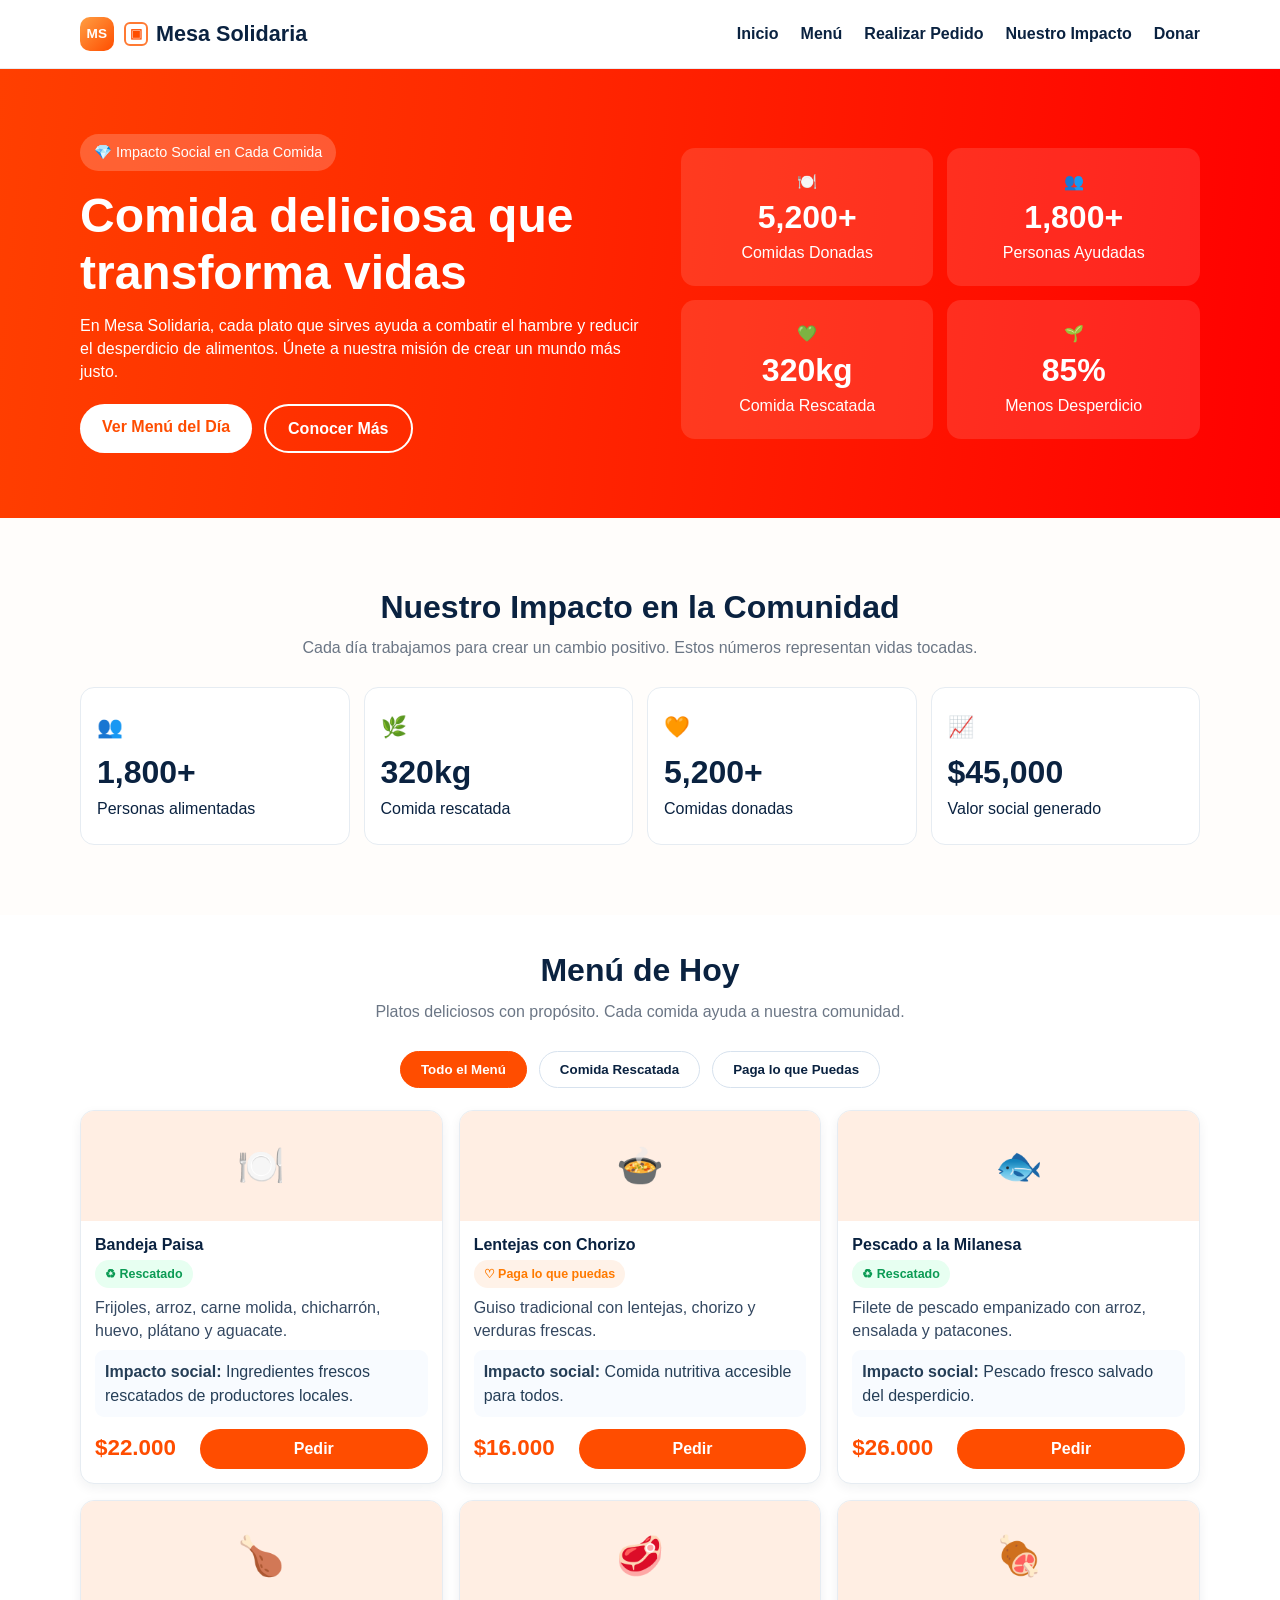
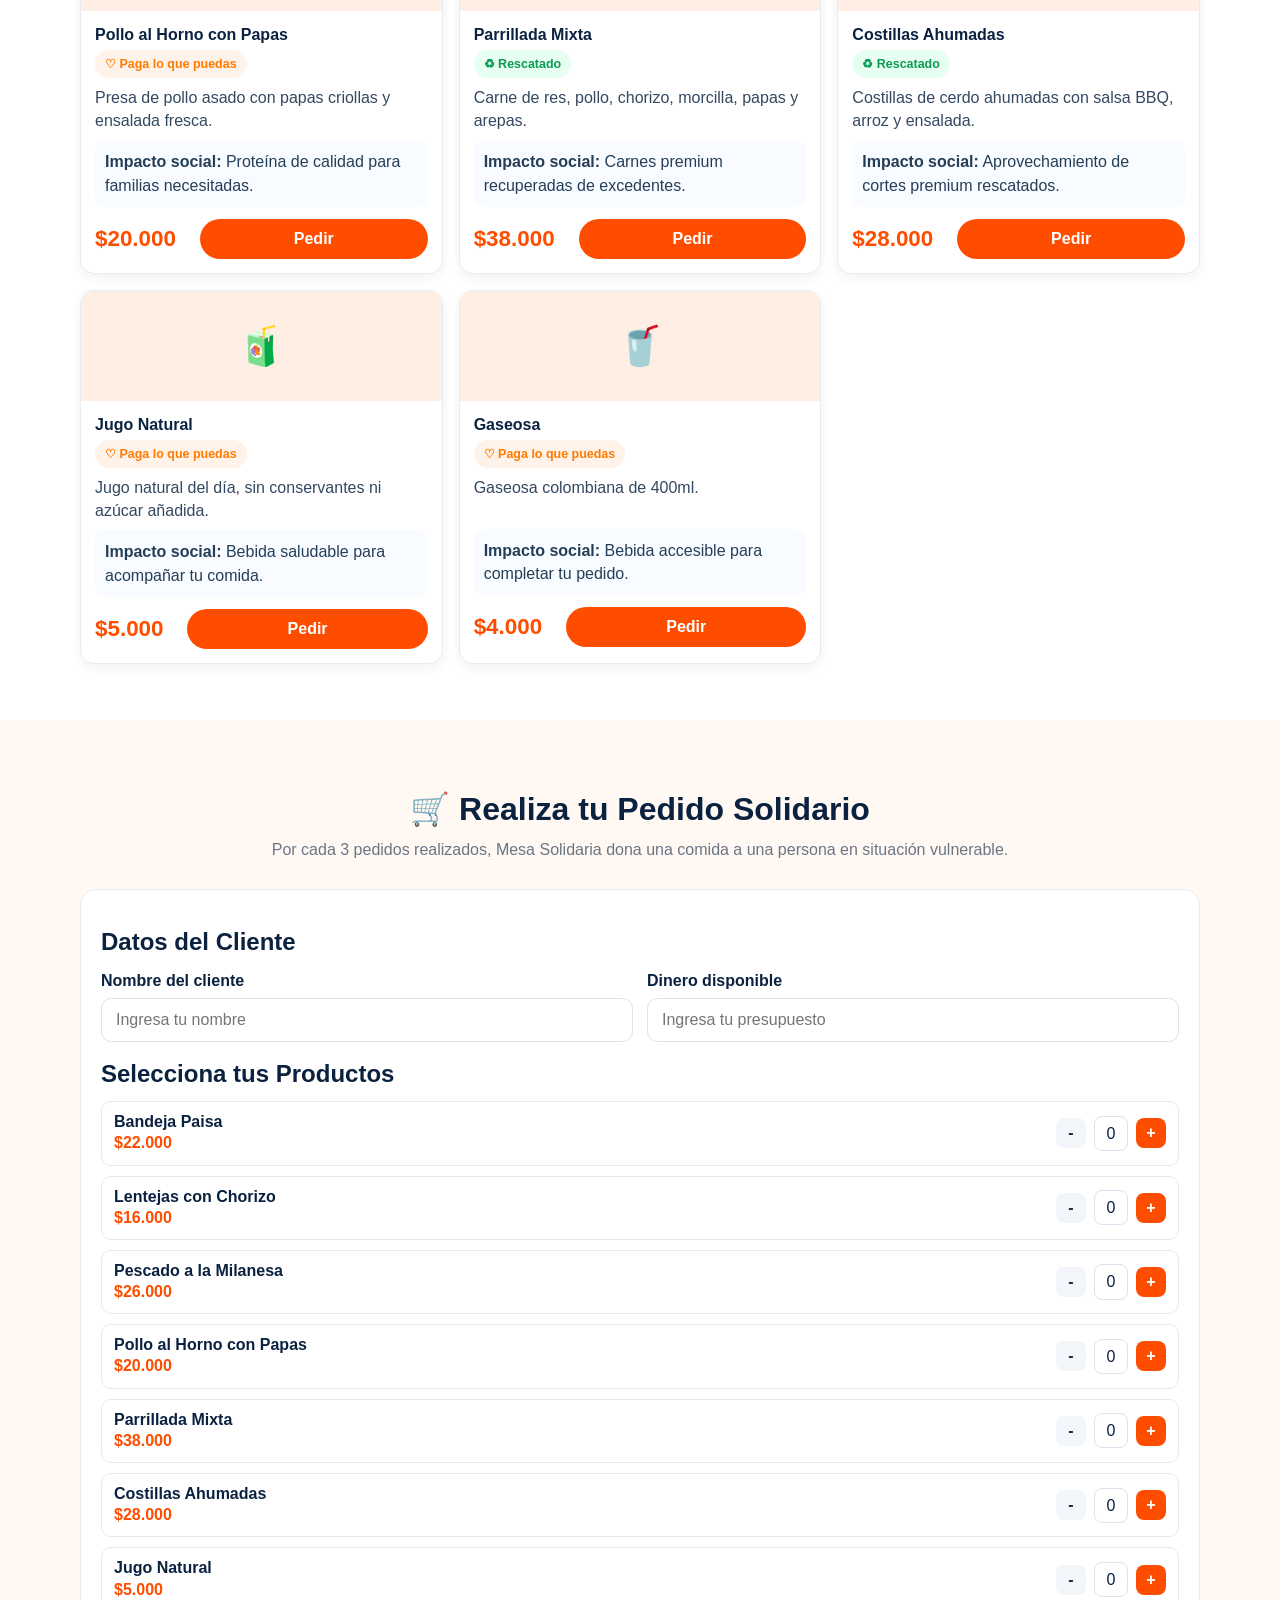
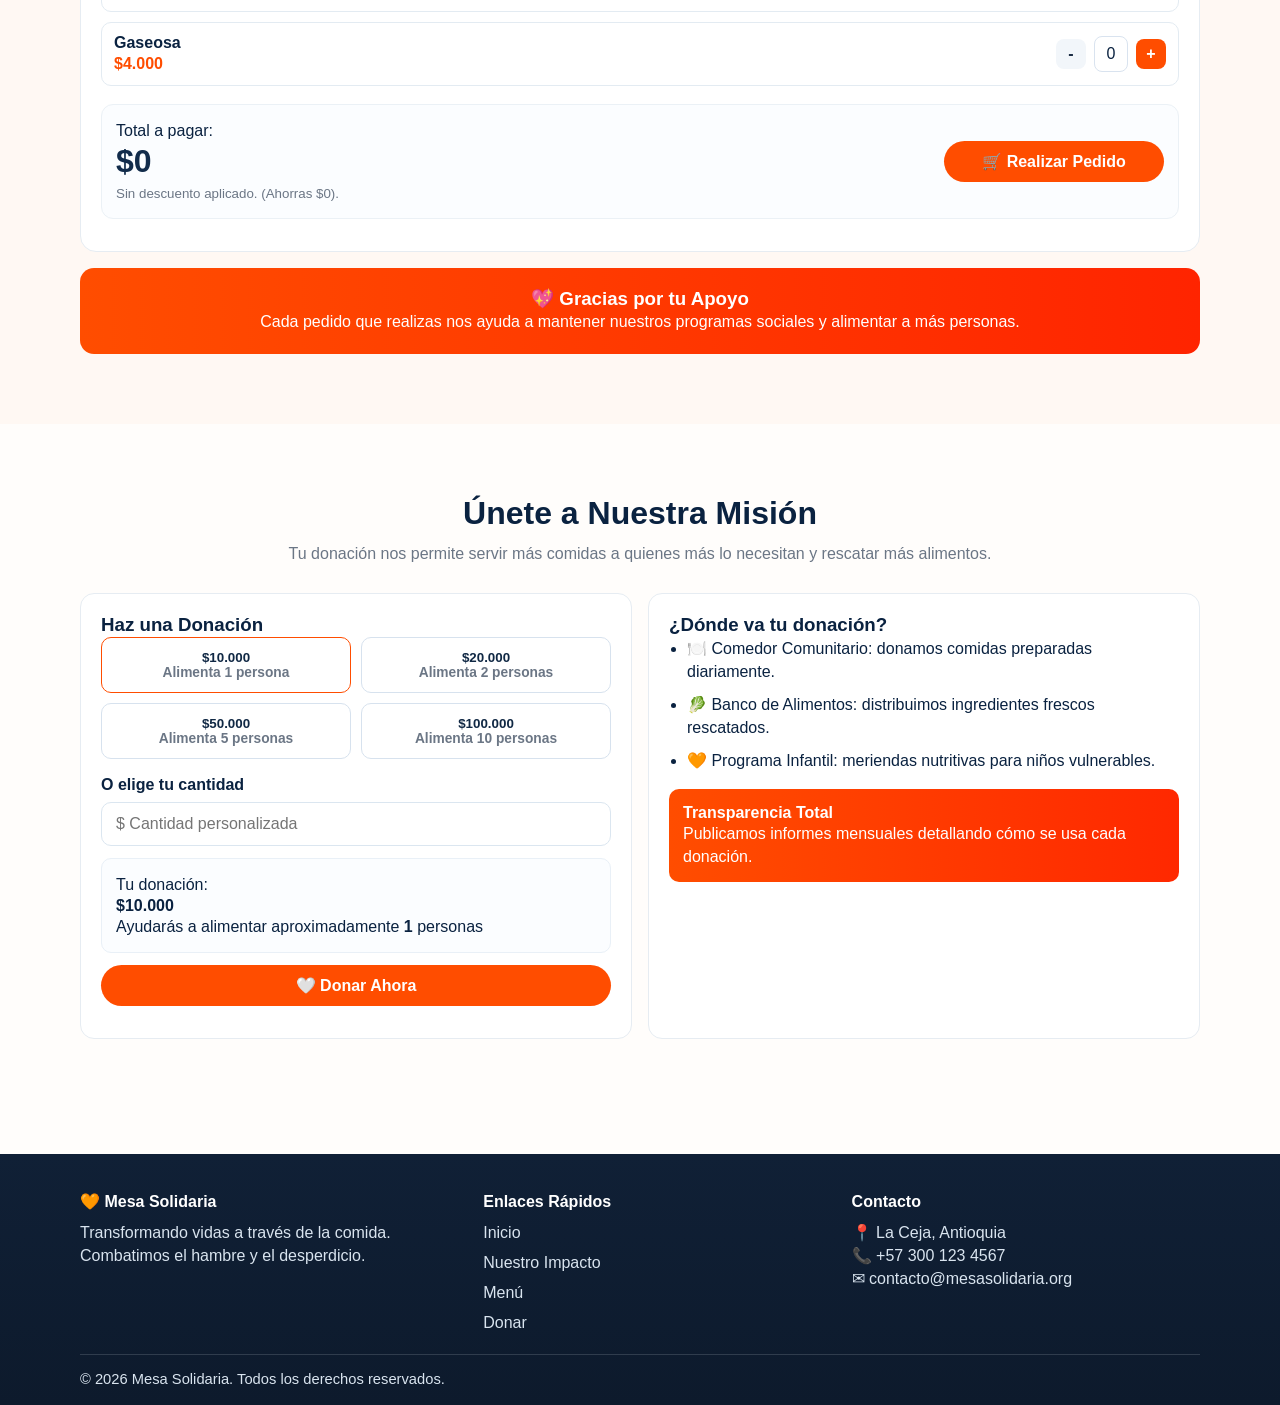
<file: index.html>
<!DOCTYPE html>
<html lang="es">
<head>
  <meta charset="UTF-8" />
  <meta name="viewport" content="width=device-width, initial-scale=1.0" />
  <title>Mesa Solidaria | Restaurante con Impacto Social</title>
  <link rel="icon" type="image/svg+xml" href="data:image/svg+xml,%3Csvg xmlns='http://www.w3.org/2000/svg' viewBox='0 0 64 64'%3E%3Cdefs%3E%3ClinearGradient id='g1' x1='0' y1='0' x2='1' y2='1'%3E%3Cstop offset='0%25' stop-color='%23ff9f43'/%3E%3Cstop offset='100%25' stop-color='%23ff4d00'/%3E%3C/linearGradient%3E%3C/defs%3E%3Crect x='4' y='4' width='56' height='56' rx='14' fill='url(%23g1)'/%3E%3Ccircle cx='32' cy='34' r='15' fill='none' stroke='%23ffffff' stroke-width='3.2'/%3E%3Cpath d='M22 26c5-6 15-7 20-2-7 2-11 5-14 11-3-2-5-5-6-9z' fill='%23ffffff'/%3E%3Ccircle cx='32' cy='34' r='2.5' fill='%23ffffff'/%3E%3C/svg%3E" />
  <link rel="stylesheet" href="EstilosRestauranteSocial.css" />
</head>
<body>
  <header class="header">
    <div class="container nav">
      <div class="brand-wrap">
        <div class="top-brand-icon" aria-hidden="true">MS</div>
        <div class="logo">
          <span class="logo-icon" aria-hidden="true">▣</span>
          <span>Mesa Solidaria</span>
        </div>
      </div>
      <nav class="menu-nav">
        <a href="#inicio">Inicio</a>
        <a href="#menu">Menú</a>
        <a href="#pedido">Realizar Pedido</a>
        <a href="#impacto">Nuestro Impacto</a>
        <a href="#donar">Donar</a>
      </nav>
    </div>
  </header>

  <main>
    <section id="inicio" class="hero">
      <div class="container hero-grid">
        <article class="hero-info">
          <span class="pill">💎 Impacto Social en Cada Comida</span>
          <h1>Comida deliciosa que transforma vidas</h1>
          <p>
            En Mesa Solidaria, cada plato que sirves ayuda a combatir el hambre y reducir
            el desperdicio de alimentos. Únete a nuestra misión de crear un mundo más justo.
          </p>
          <div class="hero-buttons">
            <a href="#menu" class="btn btn-white">Ver Menú del Día</a>
            <a href="#impacto" class="btn btn-outline-white">Conocer Más</a>
          </div>
        </article>

        <div class="hero-stats">
          <article class="stat-card">🍽️<h3 id="heroComidas">5,200+</h3><p>Comidas Donadas</p></article>
          <article class="stat-card">👥<h3 id="heroPersonas">1,800+</h3><p>Personas Ayudadas</p></article>
          <article class="stat-card">💚<h3 id="heroRescate">320kg</h3><p>Comida Rescatada</p></article>
          <article class="stat-card">🌱<h3 id="heroDesperdicio">85%</h3><p>Menos Desperdicio</p></article>
        </div>
      </div>
    </section>

    <section id="impacto" class="impact section">
      <div class="container">
        <h2>Nuestro Impacto en la Comunidad</h2>
        <p class="section-subtitle">
          Cada día trabajamos para crear un cambio positivo. Estos números representan vidas tocadas.
        </p>

        <div class="impact-grid">
          <article class="impact-card"><span>👥</span><h3 id="impactPersonas">1,800+</h3><p>Personas alimentadas</p></article>
          <article class="impact-card"><span>🌿</span><h3 id="impactKg">320kg</h3><p>Comida rescatada</p></article>
          <article class="impact-card"><span>🧡</span><h3 id="impactComidas">5,200+</h3><p>Comidas donadas</p></article>
          <article class="impact-card"><span>📈</span><h3 id="impactValor">$45,000</h3><p>Valor social generado</p></article>
        </div>
      </div>
    </section>

    <section id="menu" class="section menu-section">
      <div class="container">
        <h2>Menú de Hoy</h2>
        <p class="section-subtitle">Platos deliciosos con propósito. Cada comida ayuda a nuestra comunidad.</p>

        <div class="filters">
          <button class="filter-btn active" data-filter="todos">Todo el Menú</button>
          <button class="filter-btn" data-filter="rescatada">Comida Rescatada</button>
          <button class="filter-btn" data-filter="paga">Paga lo que Puedas</button>
        </div>

        <div id="menuCards" class="menu-grid"></div>
      </div>
    </section>

    <section id="pedido" class="section order-section">
      <div class="container">
        <h2>🛒 Realiza tu Pedido Solidario</h2>
        <p class="section-subtitle">
          Por cada 3 pedidos realizados, Mesa Solidaria dona una comida a una persona en situación vulnerable.
        </p>

        <div class="order-box">
          <h3>Datos del Cliente</h3>
          <div class="inputs-grid">
            <div>
              <label for="nombreCliente">Nombre del cliente</label>
              <input id="nombreCliente" type="text" placeholder="Ingresa tu nombre" />
            </div>
            <div>
              <label for="presupuestoCliente">Dinero disponible</label>
              <input id="presupuestoCliente" type="number" min="0" placeholder="Ingresa tu presupuesto" />
            </div>
          </div>

          <h3>Selecciona tus Productos</h3>
          <div id="orderProducts" class="order-products"></div>

          <div class="total-box">
            <div>
              <p>Total a pagar:</p>
              <h4 id="totalPagar">$ 0</h4>
              <small id="resumenDescuento">Sin descuento aplicado.</small>
            </div>
            <button id="btnRealizarPedido" class="btn btn-primary">🛒 Realizar Pedido</button>
          </div>

          <p id="mensajePedido" class="message"></p>
        </div>

        <div class="thanks-box">
          <h3>💖 Gracias por tu Apoyo</h3>
          <p>
            Cada pedido que realizas nos ayuda a mantener nuestros programas sociales y alimentar a más personas.
          </p>
        </div>
      </div>
    </section>

    <section id="donar" class="section donate-section">
      <div class="container">
        <h2>Únete a Nuestra Misión</h2>
        <p class="section-subtitle">
          Tu donación nos permite servir más comidas a quienes más lo necesitan y rescatar más alimentos.
        </p>

        <div class="donate-grid">
          <article class="donation-card">
            <h3>Haz una Donación</h3>

            <div class="amount-grid">
              <button class="donation-amount active" data-amount="10000">$10.000 <span>Alimenta 1 persona</span></button>
              <button class="donation-amount" data-amount="20000">$20.000 <span>Alimenta 2 personas</span></button>
              <button class="donation-amount" data-amount="50000">$50.000 <span>Alimenta 5 personas</span></button>
              <button class="donation-amount" data-amount="100000">$100.000 <span>Alimenta 10 personas</span></button>
            </div>

            <label for="customDonation">O elige tu cantidad</label>
            <input id="customDonation" type="number" min="0" placeholder="$ Cantidad personalizada" />

            <div class="donation-summary">
              <div>
                <p>Tu donación:</p>
                <h4 id="donationValue">$10.000</h4>
              </div>
              <p>Ayudarás a alimentar aproximadamente <strong id="peopleHelped">1</strong> personas</p>
            </div>

            <button id="btnDonar" class="btn btn-primary">🤍 Donar Ahora</button>
            <p id="mensajeDonacion" class="message"></p>
          </article>

          <article class="transparency-card">
            <h3>¿Dónde va tu donación?</h3>
            <ul>
              <li>🍽️ Comedor Comunitario: donamos comidas preparadas diariamente.</li>
              <li>🥬 Banco de Alimentos: distribuimos ingredientes frescos rescatados.</li>
              <li>🧡 Programa Infantil: meriendas nutritivas para niños vulnerables.</li>
            </ul>
            <div class="highlight-box">
              <h4>Transparencia Total</h4>
              <p>Publicamos informes mensuales detallando cómo se usa cada donación.</p>
            </div>
          </article>
        </div>
      </div>
    </section>
  </main>

  <footer class="footer">
    <div class="container footer-grid">
      <div>
        <h4>🧡 Mesa Solidaria</h4>
        <p>Transformando vidas a través de la comida. Combatimos el hambre y el desperdicio.</p>
      </div>
      <div>
        <h4>Enlaces Rápidos</h4>
        <ul>
          <li><a href="#inicio">Inicio</a></li>
          <li><a href="#impacto">Nuestro Impacto</a></li>
          <li><a href="#menu">Menú</a></li>
          <li><a href="#donar">Donar</a></li>
        </ul>
      </div>
      <div>
        <h4>Contacto</h4>
        <p>📍 La Ceja, Antioquia</p>
        <p>📞 +57 300 123 4567</p>
        <p>✉ contacto@mesasolidaria.org</p>
      </div>
    </div>
    <div class="container footer-bottom">
      <p>© 2026 Mesa Solidaria. Todos los derechos reservados.</p>
    </div>
  </footer>

  <script src="FuncionalidadPagina.js"></script>
</body>
</html>
</file>
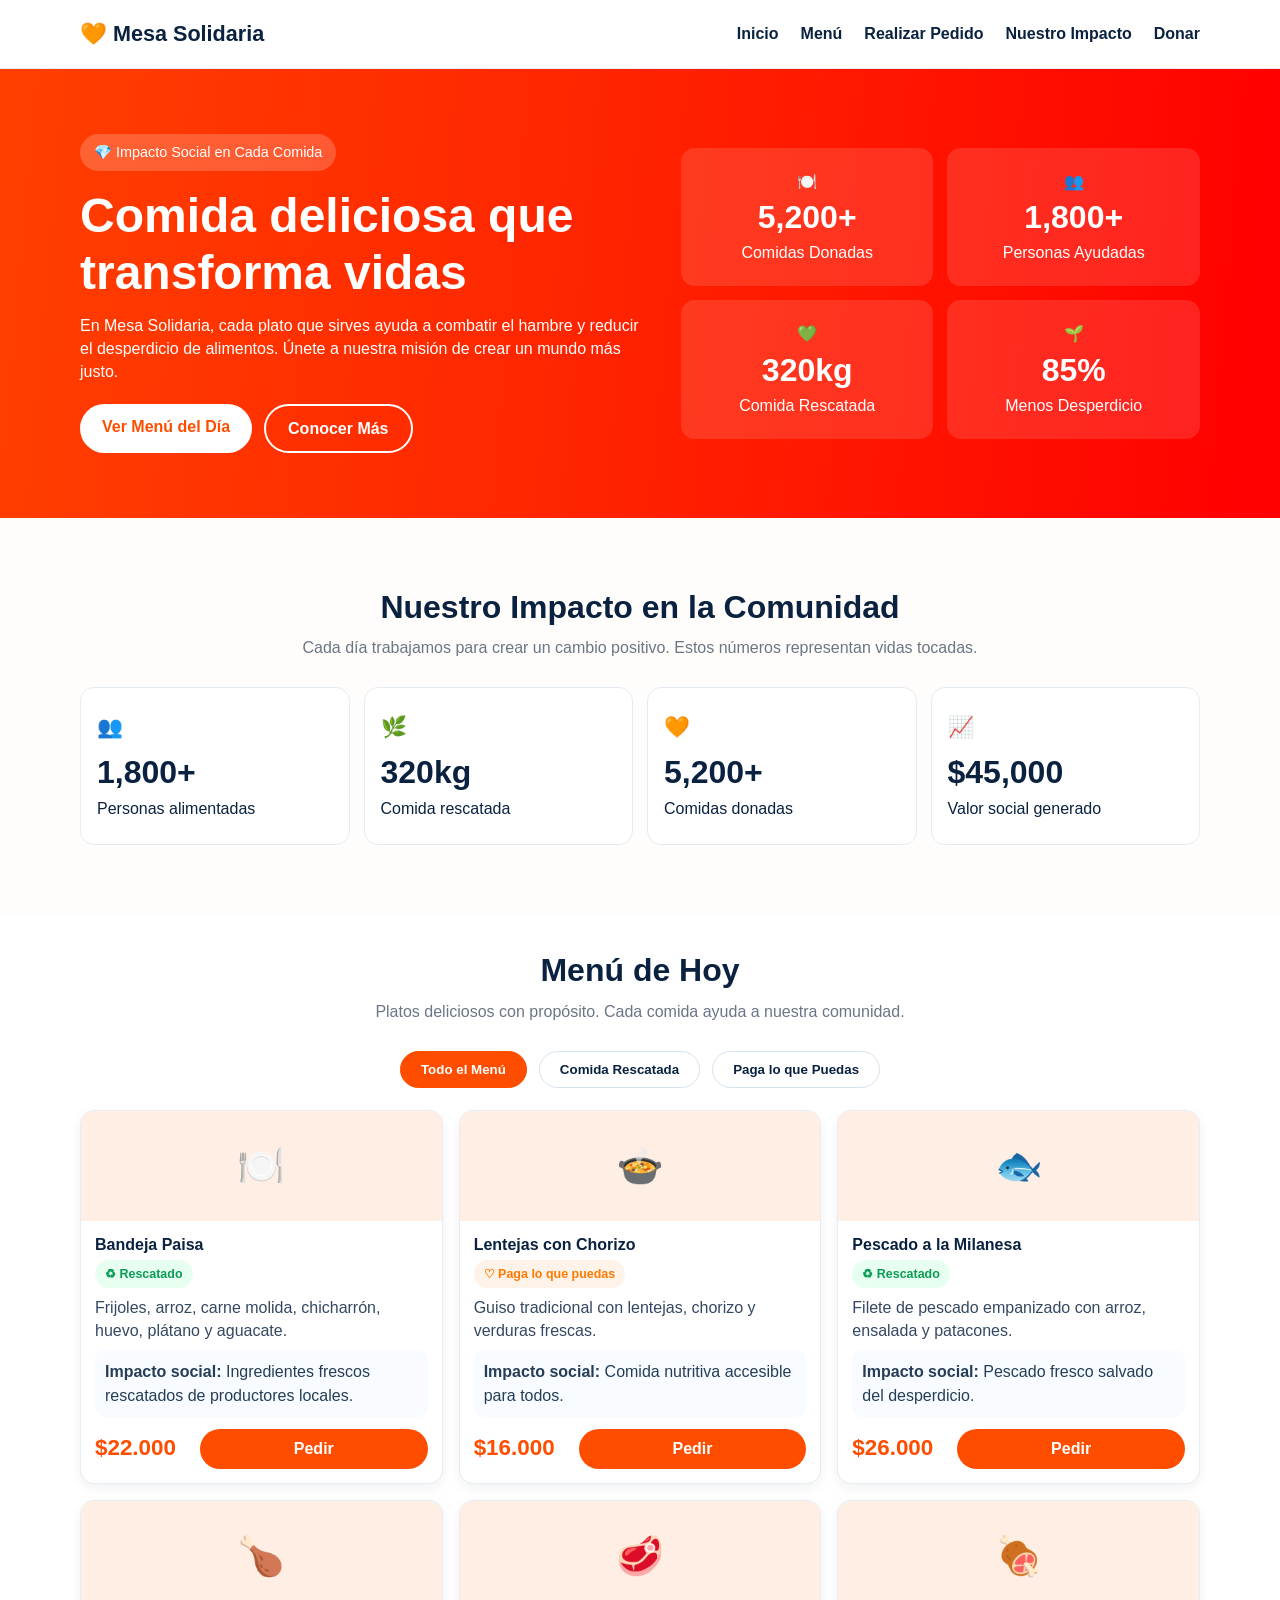
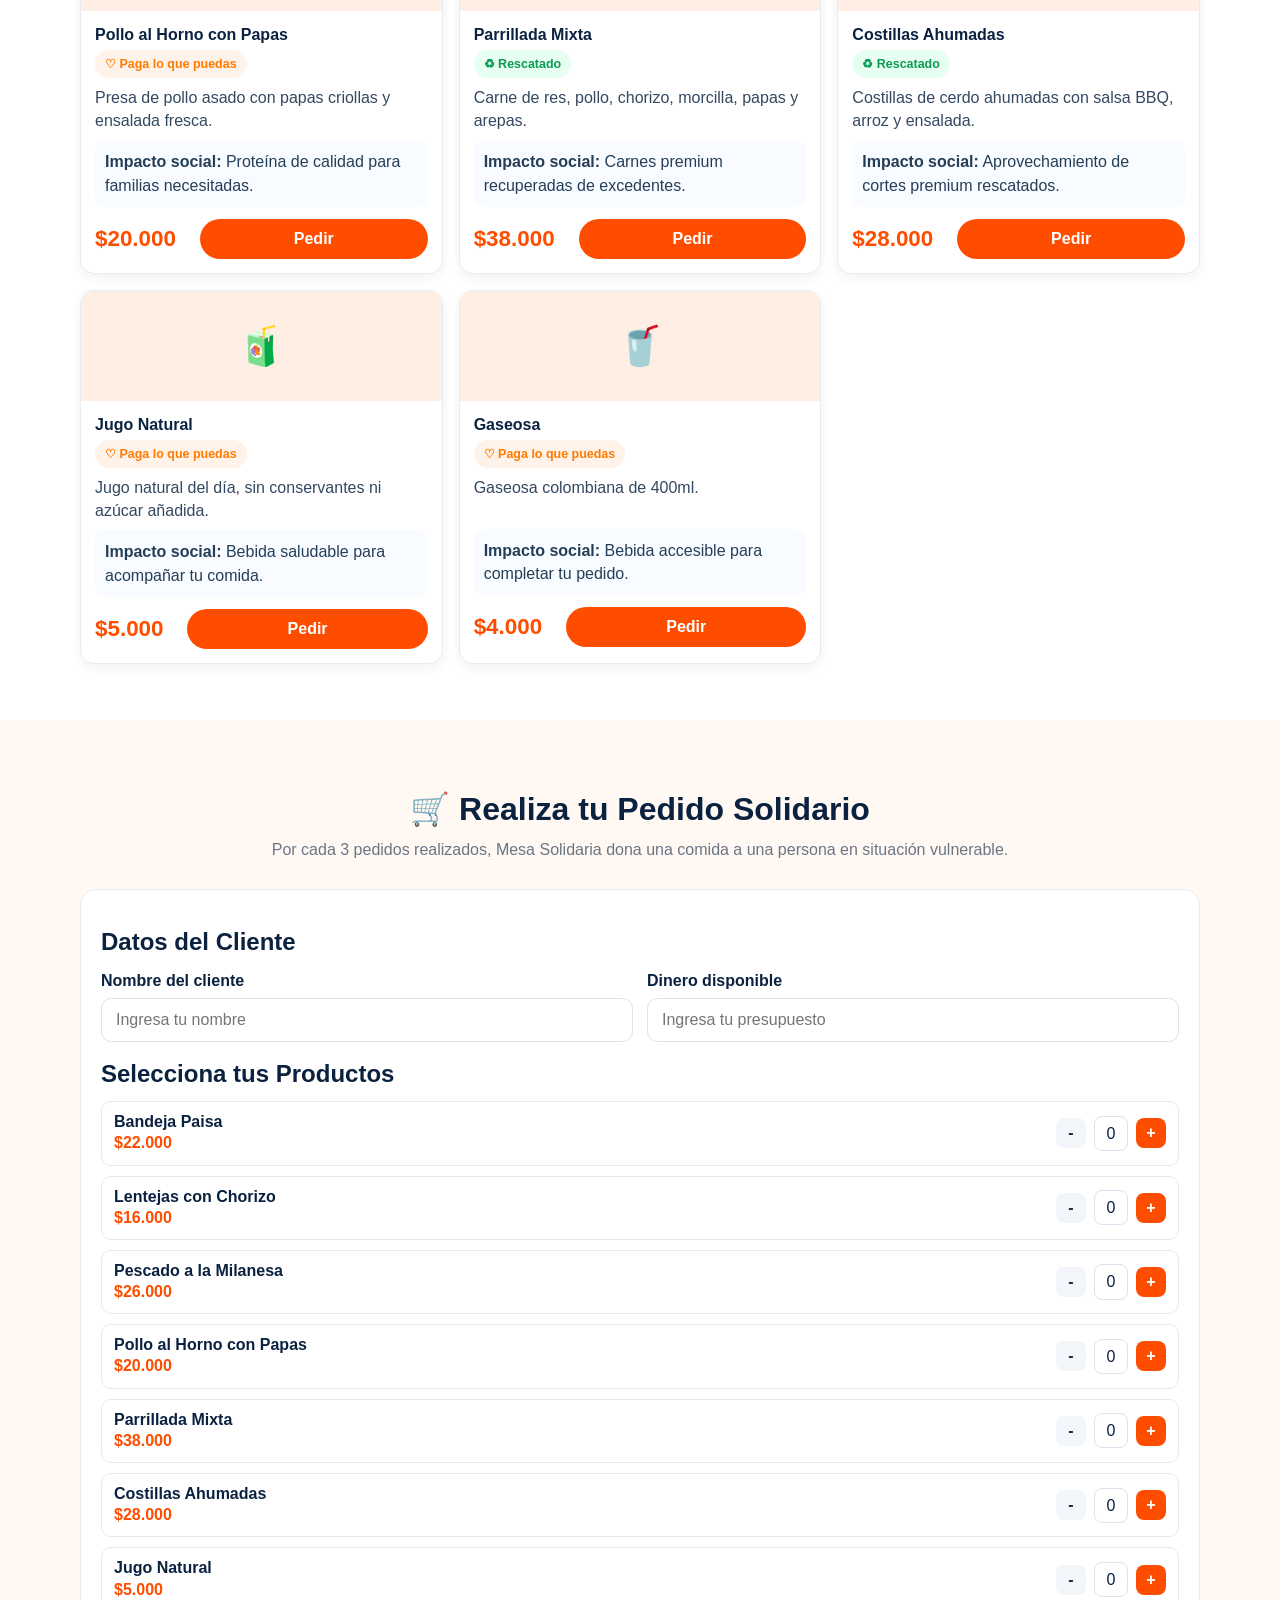
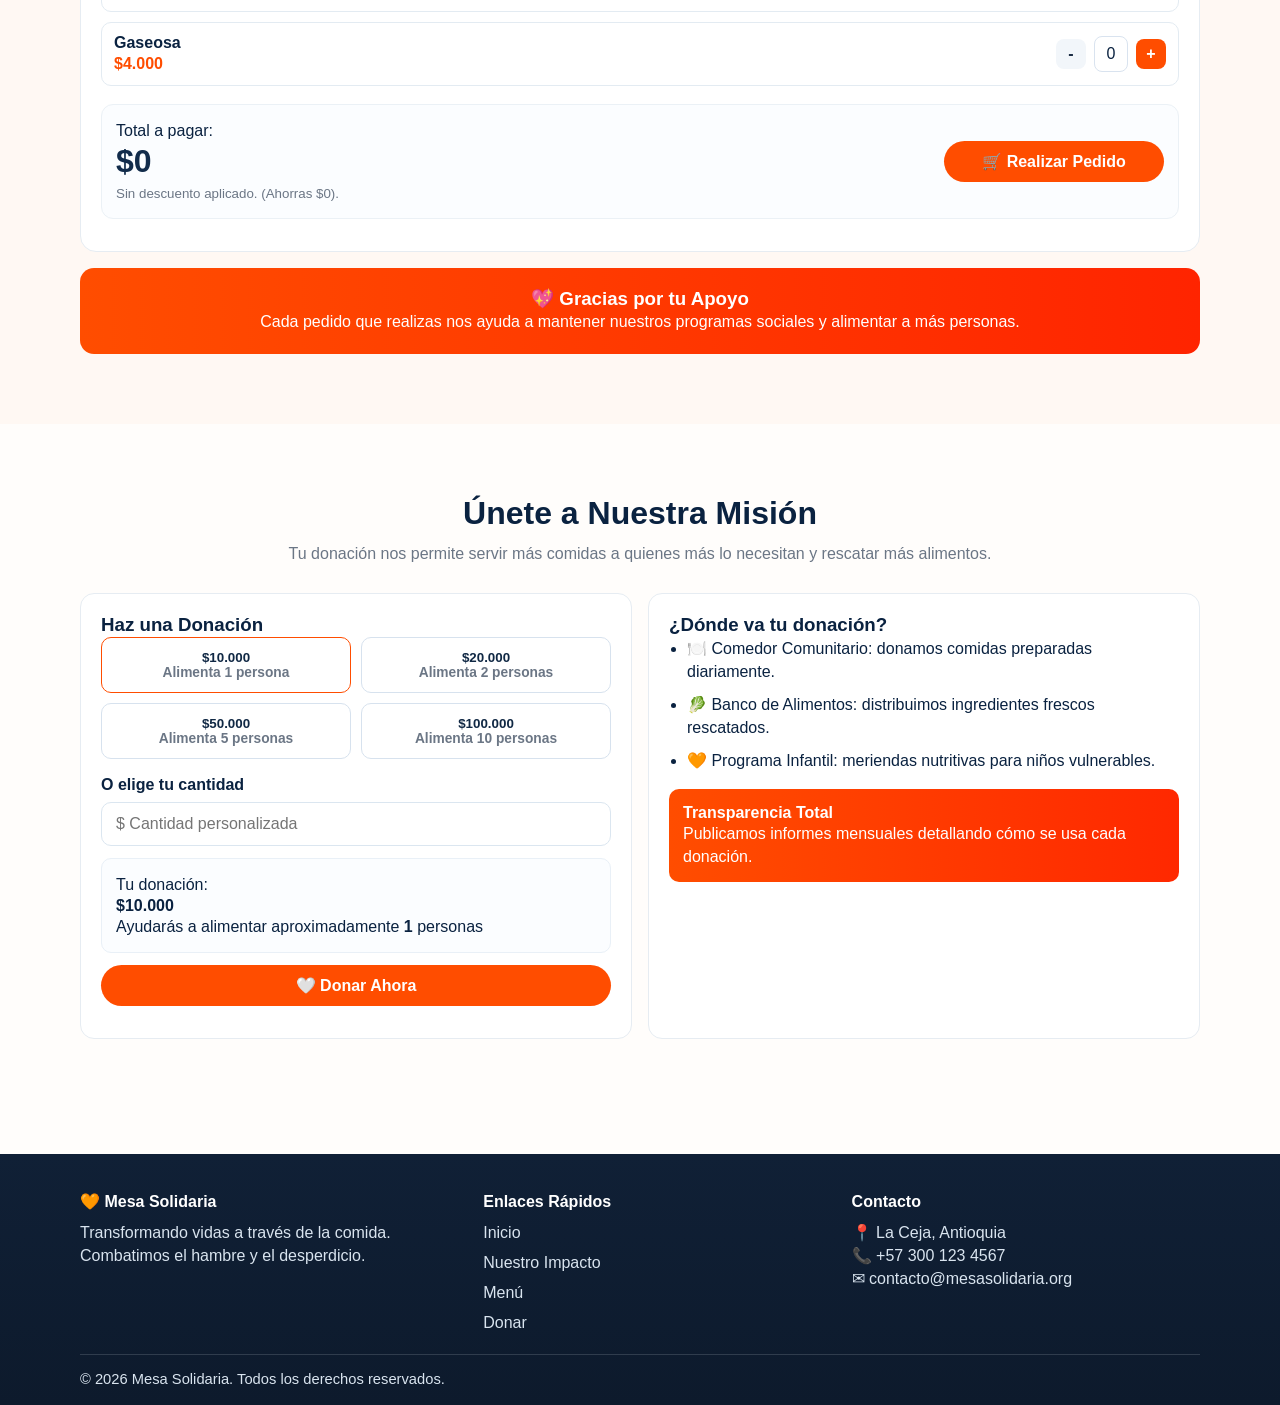
<file: EstructuraPaginaWeb.html>
<!DOCTYPE html>
<html lang="es">
<head>
  <meta charset="UTF-8" />
  <meta name="viewport" content="width=device-width, initial-scale=1.0" />
  <title>Mesa Solidaria | Restaurante con Impacto Social</title>
  <link rel="stylesheet" href="EstilosRestauranteSocial.css" />
</head>
<body>
  <header class="header">
    <div class="container nav">
      <div class="logo">🧡 Mesa Solidaria</div>
      <nav class="menu-nav">
        <a href="#inicio">Inicio</a>
        <a href="#menu">Menú</a>
        <a href="#pedido">Realizar Pedido</a>
        <a href="#impacto">Nuestro Impacto</a>
        <a href="#donar">Donar</a>
      </nav>
    </div>
  </header>

  <main>
    <section id="inicio" class="hero">
      <div class="container hero-grid">
        <article class="hero-info">
          <span class="pill">💎 Impacto Social en Cada Comida</span>
          <h1>Comida deliciosa que transforma vidas</h1>
          <p>
            En Mesa Solidaria, cada plato que sirves ayuda a combatir el hambre y reducir
            el desperdicio de alimentos. Únete a nuestra misión de crear un mundo más justo.
          </p>
          <div class="hero-buttons">
            <a href="#menu" class="btn btn-white">Ver Menú del Día</a>
            <a href="#impacto" class="btn btn-outline-white">Conocer Más</a>
          </div>
        </article>

        <div class="hero-stats">
          <article class="stat-card">🍽️<h3 id="heroComidas">5,200+</h3><p>Comidas Donadas</p></article>
          <article class="stat-card">👥<h3 id="heroPersonas">1,800+</h3><p>Personas Ayudadas</p></article>
          <article class="stat-card">💚<h3 id="heroRescate">320kg</h3><p>Comida Rescatada</p></article>
          <article class="stat-card">🌱<h3 id="heroDesperdicio">85%</h3><p>Menos Desperdicio</p></article>
        </div>
      </div>
    </section>

    <section id="impacto" class="impact section">
      <div class="container">
        <h2>Nuestro Impacto en la Comunidad</h2>
        <p class="section-subtitle">
          Cada día trabajamos para crear un cambio positivo. Estos números representan vidas tocadas.
        </p>

        <div class="impact-grid">
          <article class="impact-card"><span>👥</span><h3 id="impactPersonas">1,800+</h3><p>Personas alimentadas</p></article>
          <article class="impact-card"><span>🌿</span><h3 id="impactKg">320kg</h3><p>Comida rescatada</p></article>
          <article class="impact-card"><span>🧡</span><h3 id="impactComidas">5,200+</h3><p>Comidas donadas</p></article>
          <article class="impact-card"><span>📈</span><h3 id="impactValor">$45,000</h3><p>Valor social generado</p></article>
        </div>
      </div>
    </section>

    <section id="menu" class="section menu-section">
      <div class="container">
        <h2>Menú de Hoy</h2>
        <p class="section-subtitle">Platos deliciosos con propósito. Cada comida ayuda a nuestra comunidad.</p>

        <div class="filters">
          <button class="filter-btn active" data-filter="todos">Todo el Menú</button>
          <button class="filter-btn" data-filter="rescatada">Comida Rescatada</button>
          <button class="filter-btn" data-filter="paga">Paga lo que Puedas</button>
        </div>

        <div id="menuCards" class="menu-grid"></div>
      </div>
    </section>

    <section id="pedido" class="section order-section">
      <div class="container">
        <h2>🛒 Realiza tu Pedido Solidario</h2>
        <p class="section-subtitle">
          Por cada 3 pedidos realizados, Mesa Solidaria dona una comida a una persona en situación vulnerable.
        </p>

        <div class="order-box">
          <h3>Datos del Cliente</h3>
          <div class="inputs-grid">
            <div>
              <label for="nombreCliente">Nombre del cliente</label>
              <input id="nombreCliente" type="text" placeholder="Ingresa tu nombre" />
            </div>
            <div>
              <label for="presupuestoCliente">Dinero disponible</label>
              <input id="presupuestoCliente" type="number" min="0" placeholder="Ingresa tu presupuesto" />
            </div>
          </div>

          <h3>Selecciona tus Productos</h3>
          <div id="orderProducts" class="order-products"></div>

          <div class="total-box">
            <div>
              <p>Total a pagar:</p>
              <h4 id="totalPagar">$ 0</h4>
              <small id="resumenDescuento">Sin descuento aplicado.</small>
            </div>
            <button id="btnRealizarPedido" class="btn btn-primary">🛒 Realizar Pedido</button>
          </div>

          <p id="mensajePedido" class="message"></p>
        </div>

        <div class="thanks-box">
          <h3>💖 Gracias por tu Apoyo</h3>
          <p>
            Cada pedido que realizas nos ayuda a mantener nuestros programas sociales y alimentar a más personas.
          </p>
        </div>
      </div>
    </section>

    <section id="donar" class="section donate-section">
      <div class="container">
        <h2>Únete a Nuestra Misión</h2>
        <p class="section-subtitle">
          Tu donación nos permite servir más comidas a quienes más lo necesitan y rescatar más alimentos.
        </p>

        <div class="donate-grid">
          <article class="donation-card">
            <h3>Haz una Donación</h3>

            <div class="amount-grid">
              <button class="donation-amount active" data-amount="10000">$10.000 <span>Alimenta 1 persona</span></button>
              <button class="donation-amount" data-amount="20000">$20.000 <span>Alimenta 2 personas</span></button>
              <button class="donation-amount" data-amount="50000">$50.000 <span>Alimenta 5 personas</span></button>
              <button class="donation-amount" data-amount="100000">$100.000 <span>Alimenta 10 personas</span></button>
            </div>

            <label for="customDonation">O elige tu cantidad</label>
            <input id="customDonation" type="number" min="0" placeholder="$ Cantidad personalizada" />

            <div class="donation-summary">
              <div>
                <p>Tu donación:</p>
                <h4 id="donationValue">$10.000</h4>
              </div>
              <p>Ayudarás a alimentar aproximadamente <strong id="peopleHelped">1</strong> personas</p>
            </div>

            <button id="btnDonar" class="btn btn-primary">🤍 Donar Ahora</button>
            <p id="mensajeDonacion" class="message"></p>
          </article>

          <article class="transparency-card">
            <h3>¿Dónde va tu donación?</h3>
            <ul>
              <li>🍽️ Comedor Comunitario: donamos comidas preparadas diariamente.</li>
              <li>🥬 Banco de Alimentos: distribuimos ingredientes frescos rescatados.</li>
              <li>🧡 Programa Infantil: meriendas nutritivas para niños vulnerables.</li>
            </ul>
            <div class="highlight-box">
              <h4>Transparencia Total</h4>
              <p>Publicamos informes mensuales detallando cómo se usa cada donación.</p>
            </div>
          </article>
        </div>
      </div>
    </section>
  </main>

  <footer class="footer">
    <div class="container footer-grid">
      <div>
        <h4>🧡 Mesa Solidaria</h4>
        <p>Transformando vidas a través de la comida. Combatimos el hambre y el desperdicio.</p>
      </div>
      <div>
        <h4>Enlaces Rápidos</h4>
        <ul>
          <li><a href="#inicio">Inicio</a></li>
          <li><a href="#impacto">Nuestro Impacto</a></li>
          <li><a href="#menu">Menú</a></li>
          <li><a href="#donar">Donar</a></li>
        </ul>
      </div>
      <div>
        <h4>Contacto</h4>
        <p>📍 La Ceja, Antioquia</p>
        <p>📞 +57 300 123 4567</p>
        <p>✉ contacto@mesasolidaria.org</p>
      </div>
    </div>
    <div class="container footer-bottom">
      <p>© 2026 Mesa Solidaria. Todos los derechos reservados.</p>
    </div>
  </footer>

  <script src="FuncionalidadPagina.js"></script>
</body>
</html>
</file>
<file: EstilosRestauranteSocial.css>
* {
  box-sizing: border-box;
  margin: 0;
  padding: 0;
}

:root {
  --primary: #ff4d00;
  --primary-dark: #e64500;
  --bg-soft: #fff8f3;
  --text: #0a2240;
  --muted: #6b7685;
  --white: #ffffff;
  --border: #e6ecf2;
  --footer: #0e1b2b;
}

body {
  font-family: "Segoe UI", Tahoma, Geneva, Verdana, sans-serif;
  color: var(--text);
  background: #fffdfb;
  line-height: 1.45;
}

.container {
  width: min(1120px, 92%);
  margin: 0 auto;
}

.section {
  padding: 70px 0;
}

h1, h2, h3, h4 {
  line-height: 1.2;
}

h2 {
  font-size: 2rem;
  text-align: center;
  margin-bottom: 10px;
}

.section-subtitle {
  text-align: center;
  color: var(--muted);
  margin-bottom: 28px;
}

.header {
  background: var(--white);
  border-bottom: 1px solid var(--border);
  position: sticky;
  top: 0;
  z-index: 50;
}

.nav {
  display: flex;
  justify-content: space-between;
  align-items: center;
  min-height: 68px;
}

.brand-wrap {
  display: flex;
  align-items: center;
  gap: 10px;
}

.top-brand-icon {
  width: 34px;
  height: 34px;
  border-radius: 10px;
  background: linear-gradient(135deg, #ff9f43, #ff4d00);
  color: #fff;
  display: grid;
  place-items: center;
  font-size: 0.85rem;
  font-weight: 800;
  letter-spacing: 0.3px;
}

.logo {
  font-size: 1.35rem;
  font-weight: 800;
  display: flex;
  align-items: center;
  gap: 8px;
}

.logo-icon {
  width: 24px;
  height: 24px;
  border-radius: 6px;
  border: 2px solid #ff7a33;
  color: #ff4d00;
  display: inline-grid;
  place-items: center;
  font-size: 0.8rem;
  font-weight: 900;
}

.menu-nav {
  display: flex;
  gap: 22px;
  flex-wrap: wrap;
}

.menu-nav a {
  text-decoration: none;
  color: var(--text);
  font-weight: 600;
}

.menu-nav a:hover {
  color: var(--primary);
}

.hero {
  background: linear-gradient(95deg, #ff3f00 0%, #ff2800 40%, #ff0000 100%);
  color: var(--white);
  padding: 65px 0;
}

.hero-grid {
  display: grid;
  grid-template-columns: 1.1fr 1fr;
  gap: 30px;
  align-items: center;
}

.pill {
  display: inline-block;
  background: rgba(255, 255, 255, 0.2);
  border-radius: 999px;
  padding: 8px 14px;
  font-size: 0.9rem;
  margin-bottom: 16px;
}

.hero-info h1 {
  font-size: 3rem;
  margin-bottom: 12px;
}

.hero-info p {
  max-width: 580px;
  margin-bottom: 20px;
}

.hero-buttons {
  display: flex;
  gap: 12px;
  flex-wrap: wrap;
}

.btn {
  border: none;
  border-radius: 999px;
  padding: 11px 22px;
  font-weight: 700;
  text-decoration: none;
  cursor: pointer;
  transition: 0.2s ease;
}

.btn-primary {
  background: var(--primary);
  color: var(--white);
  width: 100%;
  font-size: 1rem;
}

.btn-primary:hover {
  background: var(--primary-dark);
}

.btn-white {
  background: var(--white);
  color: var(--primary);
}

.btn-outline-white {
  border: 2px solid var(--white);
  color: var(--white);
  background: transparent;
}

.btn:hover {
  transform: translateY(-2px);
}

.hero-stats {
  display: grid;
  grid-template-columns: repeat(2, 1fr);
  gap: 14px;
}

.stat-card {
  background: rgba(255, 255, 255, 0.12);
  border-radius: 14px;
  padding: 22px 14px;
  text-align: center;
}

.stat-card h3 {
  font-size: 2rem;
  margin: 5px 0;
}

.impact-grid {
  display: grid;
  grid-template-columns: repeat(4, 1fr);
  gap: 14px;
}

.impact-card {
  border: 1px solid var(--border);
  border-radius: 14px;
  padding: 24px 16px;
  background: var(--white);
}

.impact-card span {
  font-size: 1.3rem;
}

.impact-card h3 {
  margin: 10px 0 6px;
  font-size: 2rem;
}

.menu-section {
  background: #fff;
  padding: 36px 0 56px;
}

.filters {
  display: flex;
  justify-content: center;
  gap: 12px;
  margin-bottom: 22px;
  flex-wrap: wrap;
}

.filter-btn {
  border: 1px solid #d7e2ee;
  background: #fff;
  color: var(--text);
  border-radius: 999px;
  padding: 10px 20px;
  cursor: pointer;
  font-weight: 700;
}

.filter-btn.active {
  background: var(--primary);
  color: var(--white);
  border-color: var(--primary);
}

.menu-grid {
  display: grid;
  grid-template-columns: repeat(3, 1fr);
  gap: 16px;
}

.menu-card {
  border: 1px solid var(--border);
  border-radius: 14px;
  overflow: hidden;
  background: var(--white);
  box-shadow: 0 4px 12px rgba(20, 36, 52, 0.06);
  animation: fadeIn 0.35s ease;
}

.menu-card-top {
  min-height: 110px;
  background: #ffeee3;
  display: flex;
  justify-content: center;
  align-items: center;
  font-size: 2.4rem;
}

.menu-card-body {
  padding: 14px;
}

.menu-card h4 {
  margin-bottom: 6px;
}

.badge {
  display: inline-block;
  border-radius: 999px;
  font-size: 0.78rem;
  padding: 5px 10px;
  font-weight: 700;
  margin-bottom: 8px;
}

.badge.rescatada {
  background: #e7fff1;
  color: #0b9b54;
}

.badge.paga {
  background: #fff2e8;
  color: #ff7a00;
}

.desc {
  color: #344861;
  min-height: 45px;
}

.impact-text {
  margin-top: 8px;
  border-radius: 9px;
  background: #f8fbff;
  padding: 10px;
  color: #253e57;
}

.price-row {
  margin-top: 12px;
  display: flex;
  justify-content: space-between;
  align-items: center;
  gap: 16px;
}

.price-row strong {
  color: var(--primary);
  font-size: 1.4rem;
  white-space: nowrap;
}

.price-row .btn {
  margin-left: 8px;
  min-width: 120px;
}

.order-section {
  background: var(--bg-soft);
}

.order-box {
  background: #fff;
  border: 1px solid var(--border);
  border-radius: 16px;
  padding: 20px;
}

.order-box h3 {
  margin: 18px 0 12px;
  font-size: 1.5rem;
}

.inputs-grid {
  display: grid;
  grid-template-columns: 1fr 1fr;
  gap: 14px;
}

label {
  display: block;
  margin-bottom: 6px;
  font-weight: 700;
}

input {
  width: 100%;
  border: 1px solid #dbe6f0;
  border-radius: 10px;
  padding: 12px 14px;
  font-size: 1rem;
  outline: none;
}

input:focus {
  border-color: var(--primary);
}

.order-products {
  display: grid;
  gap: 10px;
}

.order-item {
  border: 1px solid #e3ebf2;
  border-radius: 10px;
  padding: 10px 12px;
  display: flex;
  justify-content: space-between;
  align-items: center;
  gap: 12px;
}

.order-item strong {
  color: var(--primary);
}

.counter {
  display: flex;
  align-items: center;
  gap: 8px;
}

.counter button {
  width: 30px;
  height: 30px;
  border-radius: 8px;
  border: none;
  cursor: pointer;
  font-size: 1rem;
  font-weight: 900;
}

.btn-less {
  background: #f2f6fa;
  color: #1b2c44;
}

.btn-more {
  background: var(--primary);
  color: #fff;
}

.count {
  width: 34px;
  text-align: center;
  border: 1px solid #d9e3ef;
  border-radius: 8px;
  padding: 5px;
}

.total-box {
  margin-top: 18px;
  border-radius: 12px;
  background: #fbfdff;
  border: 1px solid #ebf1f6;
  padding: 14px;
  display: grid;
  grid-template-columns: 1fr 220px;
  gap: 12px;
  align-items: center;
}

#totalPagar {
  font-size: 2rem;
  color: #122c4b;
}

#resumenDescuento {
  color: var(--muted);
}

.message {
  margin-top: 12px;
  font-weight: 700;
}

.message.ok {
  color: #0a8f4b;
}

.message.error {
  color: #d90b37;
}

.thanks-box {
  margin-top: 16px;
  background: linear-gradient(90deg, #ff4d00, #ff2400);
  color: #fff;
  border-radius: 14px;
  padding: 20px;
  text-align: center;
}

.donate-grid {
  display: grid;
  grid-template-columns: 1fr 1fr;
  gap: 16px;
}

.donation-card,
.transparency-card {
  background: #fff;
  border: 1px solid var(--border);
  border-radius: 14px;
  padding: 20px;
}

.amount-grid {
  display: grid;
  grid-template-columns: 1fr 1fr;
  gap: 10px;
  margin-bottom: 14px;
}

.donation-amount {
  border: 1px solid #d7e2ee;
  border-radius: 10px;
  background: #fff;
  padding: 12px;
  text-align: center;
  cursor: pointer;
  font-weight: 900;
  color: #102844;
}

.donation-amount span {
  display: block;
  font-size: 0.86rem;
  color: var(--muted);
  font-weight: 600;
}

.donation-amount.active {
  border-color: var(--primary);
}

.donation-summary {
  border: 1px solid #e9f0f7;
  border-radius: 10px;
  margin: 12px 0;
  padding: 14px;
  background: #fbfdff;
}

.highlight-box {
  margin-top: 16px;
  border-radius: 10px;
  background: linear-gradient(90deg, #ff4d00, #ff2800);
  color: #fff;
  padding: 14px;
}

.transparency-card ul {
  padding-left: 18px;
  display: grid;
  gap: 10px;
}

.footer {
  margin-top: 45px;
  background: linear-gradient(180deg, #102036, #0d1a2c);
  color: #d9e4ef;
  padding-top: 38px;
}

.footer-grid {
  display: grid;
  grid-template-columns: 1.1fr 1fr 1fr;
  gap: 20px;
}

.footer h4 {
  color: #fff;
  margin-bottom: 9px;
}

.footer a {
  color: #d9e4ef;
  text-decoration: none;
}

.footer ul {
  list-style: none;
  display: grid;
  gap: 7px;
}

.footer-bottom {
  border-top: 1px solid rgba(240, 245, 250, 0.15);
  margin-top: 20px;
  padding: 14px 0;
  font-size: 0.92rem;
}

@keyframes fadeIn {
  from {
    opacity: 0;
    transform: translateY(7px);
  }
  to {
    opacity: 1;
    transform: translateY(0);
  }
}

@media (max-width: 1020px) {
  .hero-grid,
  .donate-grid {
    grid-template-columns: 1fr;
  }

  .menu-grid {
    grid-template-columns: repeat(2, 1fr);
  }

  .impact-grid {
    grid-template-columns: repeat(2, 1fr);
  }

  .footer-grid {
    grid-template-columns: 1fr 1fr;
  }
}

@media (max-width: 700px) {
  .hero-info h1 {
    font-size: 2.1rem;
  }

  .menu-grid {
    grid-template-columns: 1fr;
  }

  .inputs-grid,
  .total-box,
  .amount-grid,
  .footer-grid {
    grid-template-columns: 1fr;
  }

  .menu-nav {
    gap: 12px;
  }

  .nav {
    flex-direction: column;
    justify-content: center;
    gap: 8px;
    padding: 8px 0;
  }
}
</file>
